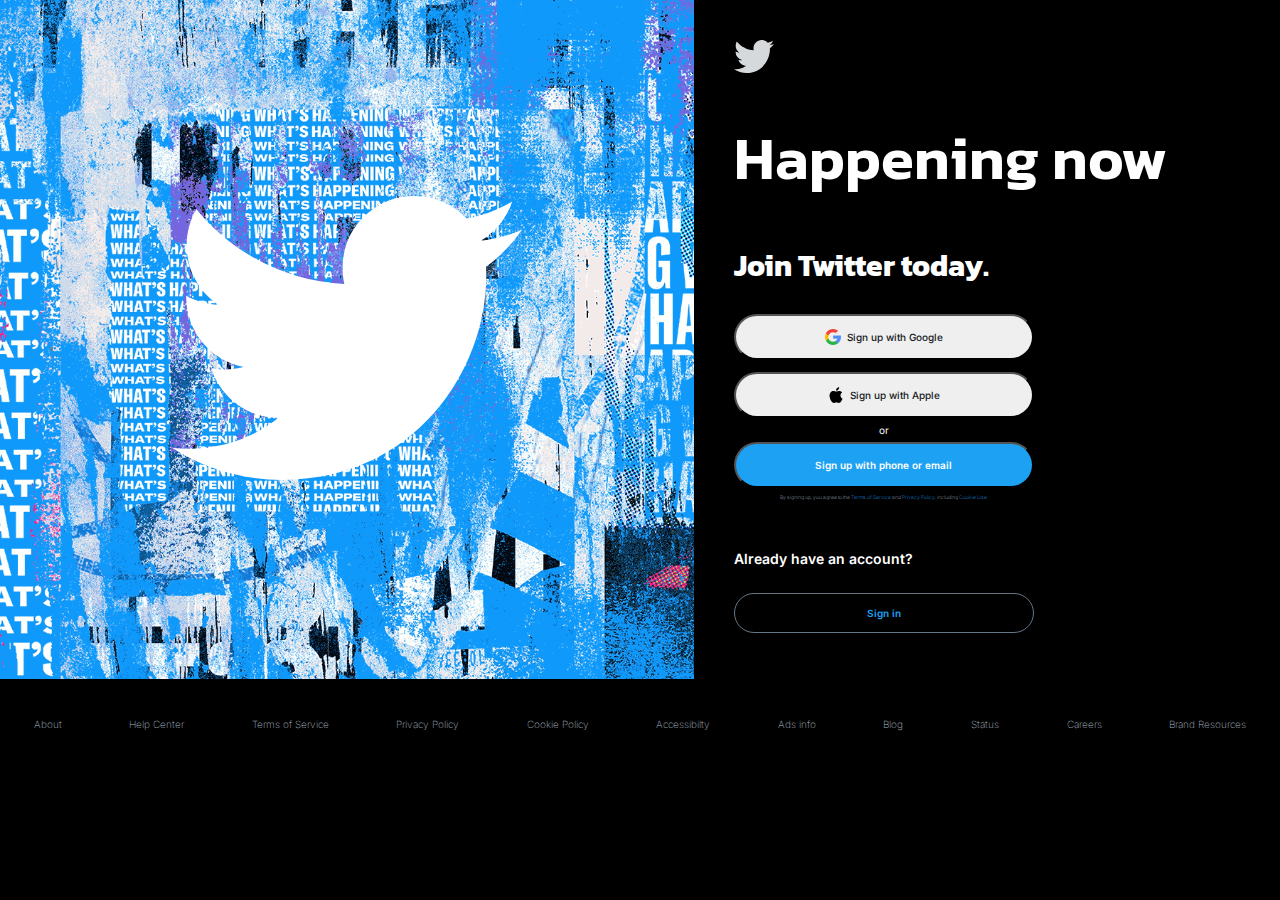
<file: index.html>
<!DOCTYPE html>
<html lang="en">
<head>
    <meta charset="UTF-8">
    <meta http-equiv="X-UA-Compatible" content="IE=edge">
    <meta name="viewport" content="width=device-width, initial-scale=1.0">
    <title>Twitter clone</title>
    <link rel="shortcut icon" href="./src/icons/twitter-favicon.svg" type="image/x-icon">
    <!-- CSS -->
    <link rel="stylesheet" href="./src/css/styles.css">
    <link rel="stylesheet" href="./src/css/tablet.css" media="screen and (min-width: 768px)">
    <link rel="stylesheet" href="./src/css/desktop.css" media="screen and (min-width: 992px)">
    <!-- FONT -->
    <link rel="preconnect" href="https://fonts.googleapis.com">
    <link rel="preconnect" href="https://fonts.gstatic.com" crossorigin>
    <link href="https://fonts.googleapis.com/css2?family=Inter:wght@100;200;400;500;600;700&family=Kanit:wght@600&display=swap" rel="stylesheet">
</head>
<body>
    <main class="container__signup">
        <section class="bg__twitter">
            <div class="bg__icon">
                <img src="./src/icons/twitter-icon-white.svg" alt="Twitter" class="icon__bg--twitter">
            </div>
        </section>
        <section class="signup--options">
            <img src="./src/icons/twitter-icon.svg" alt="Twitter" class="icon__twitter">
            <h1 class="title--h1">Happening now</h1>
            <h2 class="title--h2">Join Twitter today.</h2>
            <div class="btn__options">
                <button class="btn__signup--v1">
                    <img src="./src/img/search-google.png" alt="Google">
                    <p>Sign up with Google</p>
                </button>
                <button class="btn__signup--v1">
                    <img src="./src/img/apple-logo.png" alt="Apple">
                    <p>Sign up with Apple</p>
                </button>
                <span>or</span>
                <button class="btn__signup--v2">
                    Sign up with phone or email
                </button>
                <p>By signing up, you agree to the <a href="#" class="link">Terms of Service</a> and <a href="#" class="link">Privacy Policy</a>, including <a href="#" class="link">Cookie Use</a>.</p>
                <p>Already have an account?</p>
                <button class="btn__signin">
                    Sign in
                </button>
            </div>
        </section>
    </main>
    <footer class="container__footer">
        <ul class="footer--options">
            <li><a href="" class="options--link">About</a></li>
            <li><a href="" class="options--link">Help Center</a></li>
            <li><a href="" class="options--link">Terms of Service</a></li>
            <li><a href="" class="options--link">Privacy Policy</a></li>
            <li><a href="" class="options--link">Cookie Policy</a></li>
            <li><a href="" class="options--link">Accessibilty</a></li>
            <li><a href="" class="options--link">Ads info</a></li>
            <li><a href="" class="options--link">Blog</a></li>
            <li><a href="" class="options--link">Status</a></li>
            <li><a href="" class="options--link">Careers</a></li>
            <li><a href="" class="options--link">Brand Resources</a></li>
        </ul>
    </footer>
</body>
</html>
</file>
<file: src/css/styles.css>
*{
    padding: 0;
    margin: 0;
    box-sizing: border-box;
}

:root{
    --primary:#1DA1F2;
    --secondary: #14171A;
    --s2:#657786;
    --s3: #AAB8C2;
    --s4:#E1E8ED;
    --s5: #F5F8FA;
    --s6:#FFFFFF;
}

html{
    font-size: 62.5%;
    font-family: 'Inter', sans-serif;
}

a{
    text-decoration: none;
}

li{
    list-style: none;
}

body{
    background-color: #000000;
}

/* ----- */

.container__signup{
    display: flex;
    flex-direction: column-reverse;
    /* align-items: center; */
}

.bg__twitter{
    display: flex;
    justify-content: center;
    align-items: center;
    width: 100%;
    height: 400px;
    background-image: url('/src/img/bg-twitter.png');
    background-position: center;
    background-repeat: no-repeat;
    background-size: cover;
}

.bg__icon{
    max-width: 200px;
}

.icon__bg--twitter{
    width: 100%;
}

.signup--options{
    display: flex;
    flex-direction: column;
    padding: 40px;
    width: 100%;
}

.icon__twitter{
    width: 40px;
    height: auto;
    margin-bottom: 40px;
}

.title--h1{
    font-family:'Kanit', sans-serif;
    font-weight: 600;
    font-size: 5rem;
    color: var(--s6);
    margin-bottom: 40px;
}

.title--h2{
    font-family:'Kanit', sans-serif;
    color: var(--s6);
    font-size: 3rem;
    margin-bottom: 20px;
}

.btn__options{
    display: flex;
    flex-direction: column;
    align-items: center;
    width: 300px;
}

.btn__options span:nth-child(3){
    color: var(--s6);
}

.btn__options p:nth-child(5){
    color: var(--s3);
    text-align: justify;
    font-weight: 200;
    font-size: 0.5rem;
    margin-bottom: 20px;
}

.btn__options p:nth-child(6){
    color: var(--s6);
    margin-top: 30px;
    margin-right: auto;
    margin-bottom: 20px;
    font-weight: 600;
    font-size: 1.4rem;
}

.link{
    color: var(--primary);
    border-bottom: 1px solid #000000;
    transition: 0.4s;
}

.link:hover{
    border-bottom: 1px solid var(--primary);
    transition: 0.4s;
}

.btn__signup--v1{
    display: flex;
    justify-content: center;
    align-items: center;
    width: 300px;
    height: 46px;
    margin: 6px 0;
    border-radius: 23px;
    font-family: 'Inter', sans-serif;
    font-weight: 500;
    font-size: 1rem;
    color: var(--secondary);
    cursor: pointer;
}

.btn__signup--v1 img:nth-child(1){
    margin-right: 6px;
}

.btn__signup--v2{
    display: flex;
    justify-content: center;
    align-items: center;
    width: 300px;
    height: 46px;
    margin: 6px 0;
    border-radius: 23px;
    font-family: 'Inter', sans-serif;
    font-weight: 600;
    font-size: 1rem;
    color: var(--s6);
    background-color: var(--primary);
    cursor: pointer;
}

.btn__signin{
    display: flex;
    justify-content: center;
    align-items: center;
    width: 300px;
    height: 40px;
    margin: 6px 0;
    border-radius: 20px;
    font-family: 'Inter', sans-serif;
    font-weight: 600;
    font-size: 1rem;
    color: var(--primary);
    background-color: #000000;
    cursor: pointer;
    border: 1px solid var(--s2);
}

.container__footer{
    display: flex;
    height: 10vh;
    align-items: center;
}

.footer--options{
    display: flex;
    flex-wrap: wrap;
    width: 100%;
    justify-content: space-around;
}

.footer--options li a{
    color: var(--s3);
    font-weight: 200;
    margin: 0 8px;
}

.options--link{
    border-bottom: 1px solid #000000;
    transition: 0.4s;
}

.options--link:hover{
    transition: 0.4s;
    border-bottom: 1px solid var(--s3);
}
</file>
<file: src/css/tablet.css>
.container__signup{
    display: flex;
    flex-direction: row;
}

.bg__twitter{
    width: 60%;
    height: auto;
    min-width: 400px;
}

.bg__icon{
    max-width: 350px;
}

.signup--options{
    padding: 40px;
    width: 50%;
}
</file>
<file: src/css/desktop.css>
.title--h1{
    font-size: 6rem;
}
</file>
